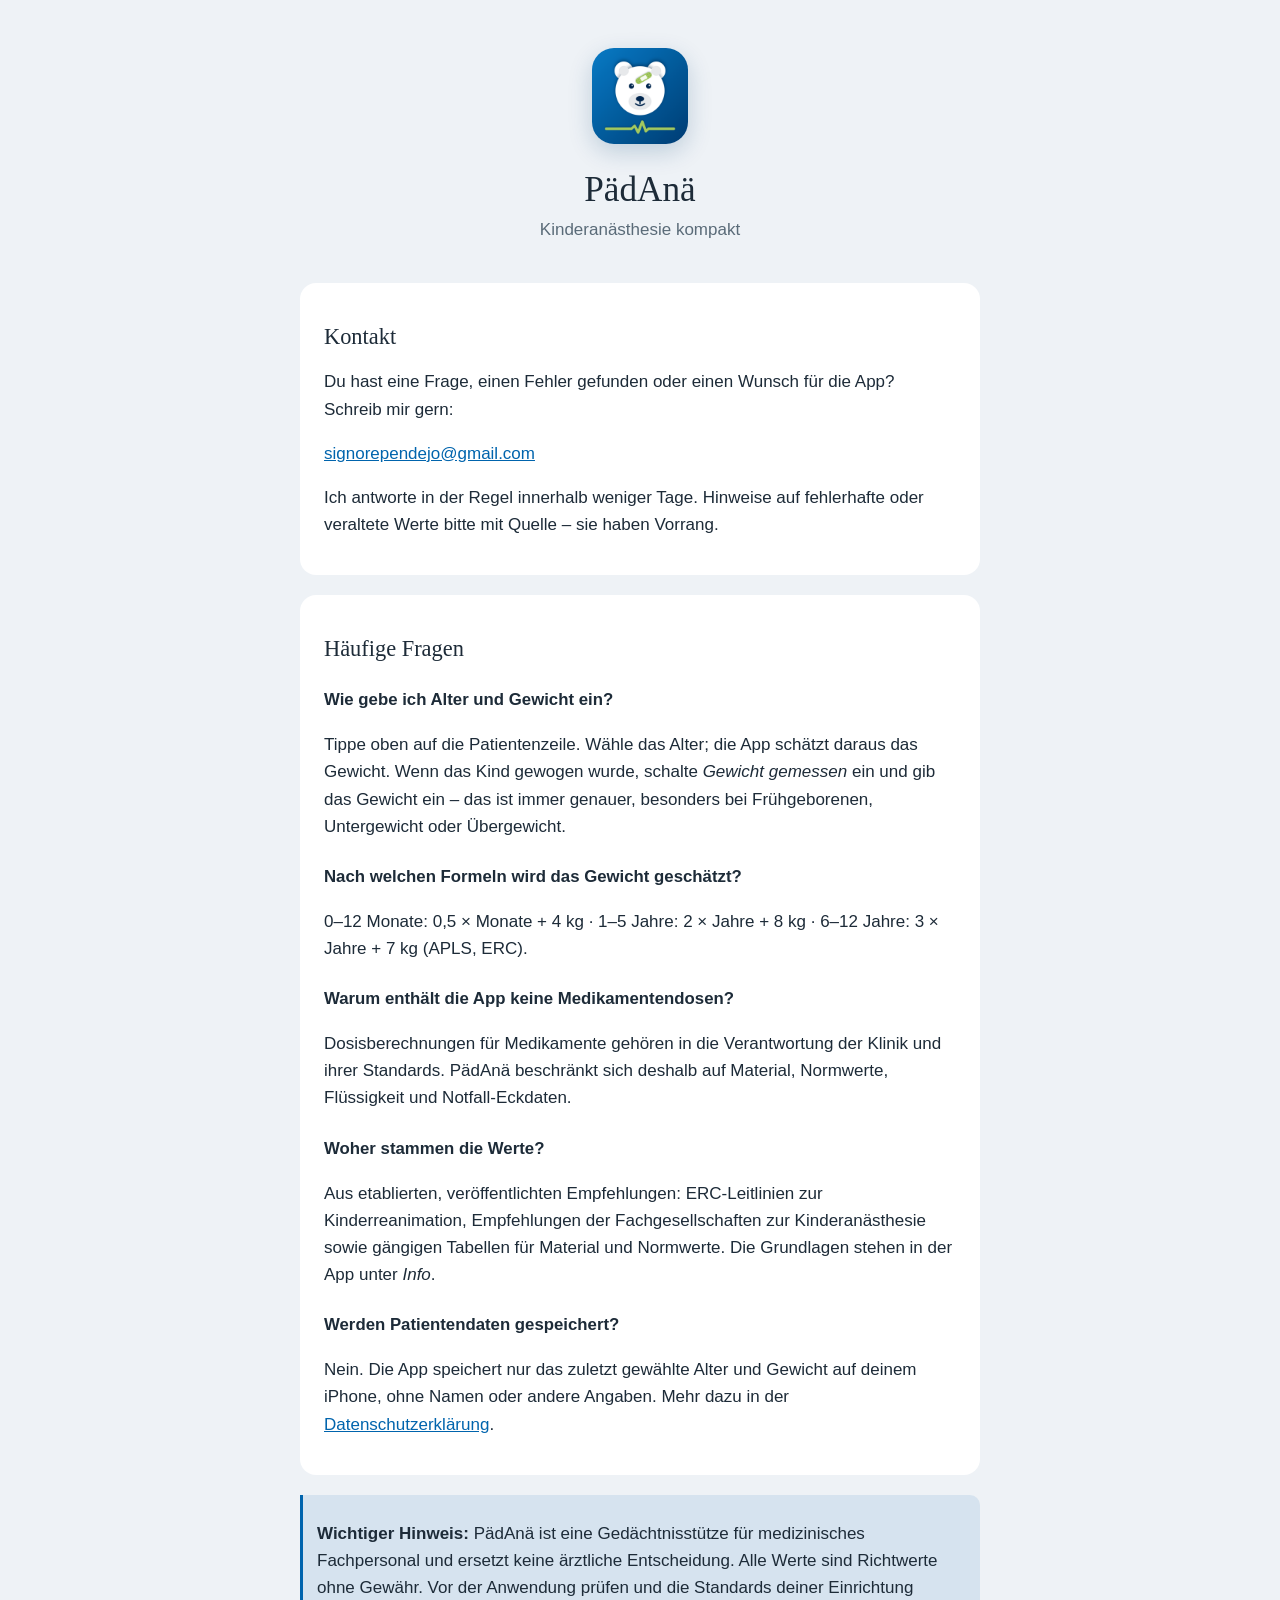
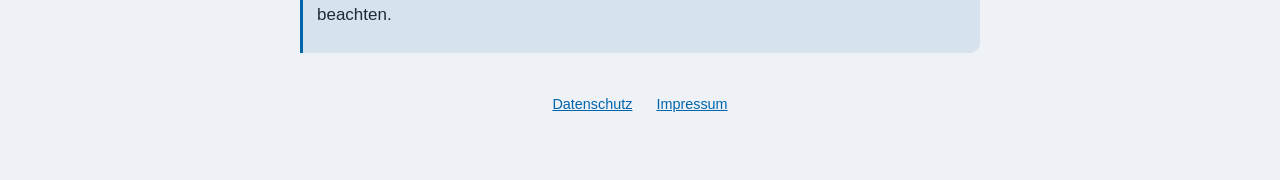
<file: index.html>
<!doctype html>
<html lang="de">
<head>
  <meta charset="utf-8">
  <meta name="viewport" content="width=device-width, initial-scale=1">
  <title>PädAnä – Hilfe &amp; Kontakt</title>
  <meta name="description" content="Hilfe und Kontakt zur App PädAnä – kompakte Referenz für die Kinderanästhesie.">
  <link rel="icon" href="icon.png">
  <link rel="stylesheet" href="style.css">
</head>
<body>
<main>
  <header>
    <img src="icon.png" alt="App-Icon von PädAnä">
    <h1>PädAnä</h1>
    <p class="lead">Kinderanästhesie kompakt</p>
  </header>

  <section>
    <h2>Kontakt</h2>
    <p>Du hast eine Frage, einen Fehler gefunden oder einen Wunsch für die App? Schreib mir gern:</p>
    <p><a href="mailto:signorependejo@gmail.com?subject=P%C3%A4dAn%C3%A4">signorependejo@gmail.com</a></p>
    <p>Ich antworte in der Regel innerhalb weniger Tage. Hinweise auf fehlerhafte oder veraltete Werte bitte mit Quelle – sie haben Vorrang.</p>
  </section>

  <section>
    <h2>Häufige Fragen</h2>

    <h3>Wie gebe ich Alter und Gewicht ein?</h3>
    <p>Tippe oben auf die Patientenzeile. Wähle das Alter; die App schätzt daraus das Gewicht. Wenn das Kind gewogen wurde, schalte <em>Gewicht gemessen</em> ein und gib das Gewicht ein – das ist immer genauer, besonders bei Frühgeborenen, Untergewicht oder Übergewicht.</p>

    <h3>Nach welchen Formeln wird das Gewicht geschätzt?</h3>
    <p>0–12 Monate: 0,5 × Monate + 4 kg · 1–5 Jahre: 2 × Jahre + 8 kg · 6–12 Jahre: 3 × Jahre + 7 kg (APLS, ERC).</p>

    <h3>Warum enthält die App keine Medikamentendosen?</h3>
    <p>Dosisberechnungen für Medikamente gehören in die Verantwortung der Klinik und ihrer Standards. PädAnä beschränkt sich deshalb auf Material, Normwerte, Flüssigkeit und Notfall-Eckdaten.</p>

    <h3>Woher stammen die Werte?</h3>
    <p>Aus etablierten, veröffentlichten Empfehlungen: ERC-Leitlinien zur Kinderreanimation, Empfehlungen der Fachgesellschaften zur Kinderanästhesie sowie gängigen Tabellen für Material und Normwerte. Die Grundlagen stehen in der App unter <em>Info</em>.</p>

    <h3>Werden Patientendaten gespeichert?</h3>
    <p>Nein. Die App speichert nur das zuletzt gewählte Alter und Gewicht auf deinem iPhone, ohne Namen oder andere Angaben. Mehr dazu in der <a href="datenschutz.html">Datenschutzerklärung</a>.</p>
  </section>

  <div class="note">
    <p><strong>Wichtiger Hinweis:</strong> PädAnä ist eine Gedächtnisstütze für medizinisches Fachpersonal und ersetzt keine ärztliche Entscheidung. Alle Werte sind Richtwerte ohne Gewähr. Vor der Anwendung prüfen und die Standards deiner Einrichtung beachten.</p>
  </div>

  <nav class="footer">
    <a href="datenschutz.html">Datenschutz</a>
    <a href="impressum.html">Impressum</a>
  </nav>
</main>
</body>
</html>
</file>
<file: style.css>
:root {
  --bg: #eef2f6;
  --card: #ffffff;
  --text: #1d2b38;
  --muted: #5a6b78;
  --accent: #0064ad;
  --line: #d5dde5;
}

@media (prefers-color-scheme: dark) {
  :root {
    --bg: #141c21;
    --card: #1d282f;
    --text: #e6ecee;
    --muted: #9aaeb8;
    --accent: #5ca4e8;
    --line: #2c3a42;
  }
}

* { box-sizing: border-box; }

body {
  margin: 0;
  background: var(--bg);
  color: var(--text);
  font: 17px/1.6 -apple-system, BlinkMacSystemFont, "Helvetica Neue", Arial, sans-serif;
  -webkit-text-size-adjust: 100%;
}

main {
  max-width: 720px;
  margin: 0 auto;
  padding: 48px 20px 64px;
}

header { text-align: center; margin-bottom: 40px; }
header img { width: 96px; height: 96px; border-radius: 22px; box-shadow: 0 8px 24px rgba(0, 63, 115, .2); }

h1, h2 { font-family: "New York", "Iowan Old Style", Georgia, serif; font-weight: 400; line-height: 1.25; }
h1 { font-size: clamp(1.7rem, 7vw, 2.2rem); margin: 16px 0 4px; overflow-wrap: break-word; hyphens: auto; }
h2 { font-size: 1.4rem; margin: 36px 0 8px; }
h3 { font-size: 1.05rem; margin: 24px 0 4px; }

.lead { color: var(--muted); margin: 0; }

.appstore { display: inline-block; margin-top: 16px; line-height: 0; }
.appstore img { width: 150px; height: 50px; }

section, .card {
  background: var(--card);
  border-radius: 16px;
  padding: 4px 24px 20px;
  margin-bottom: 20px;
}

a { color: var(--accent); }

.note {
  border-left: 3px solid var(--accent);
  padding: 8px 14px;
  background: color-mix(in srgb, var(--accent) 10%, transparent);
  border-radius: 0 10px 10px 0;
}

nav.footer {
  text-align: center;
  margin-top: 40px;
  color: var(--muted);
  font-size: .9rem;
}
nav.footer a { margin: 0 10px; }

.placeholder { background: #fff3c4; color: #5c4a00; padding: 0 4px; border-radius: 4px; }
</file>
